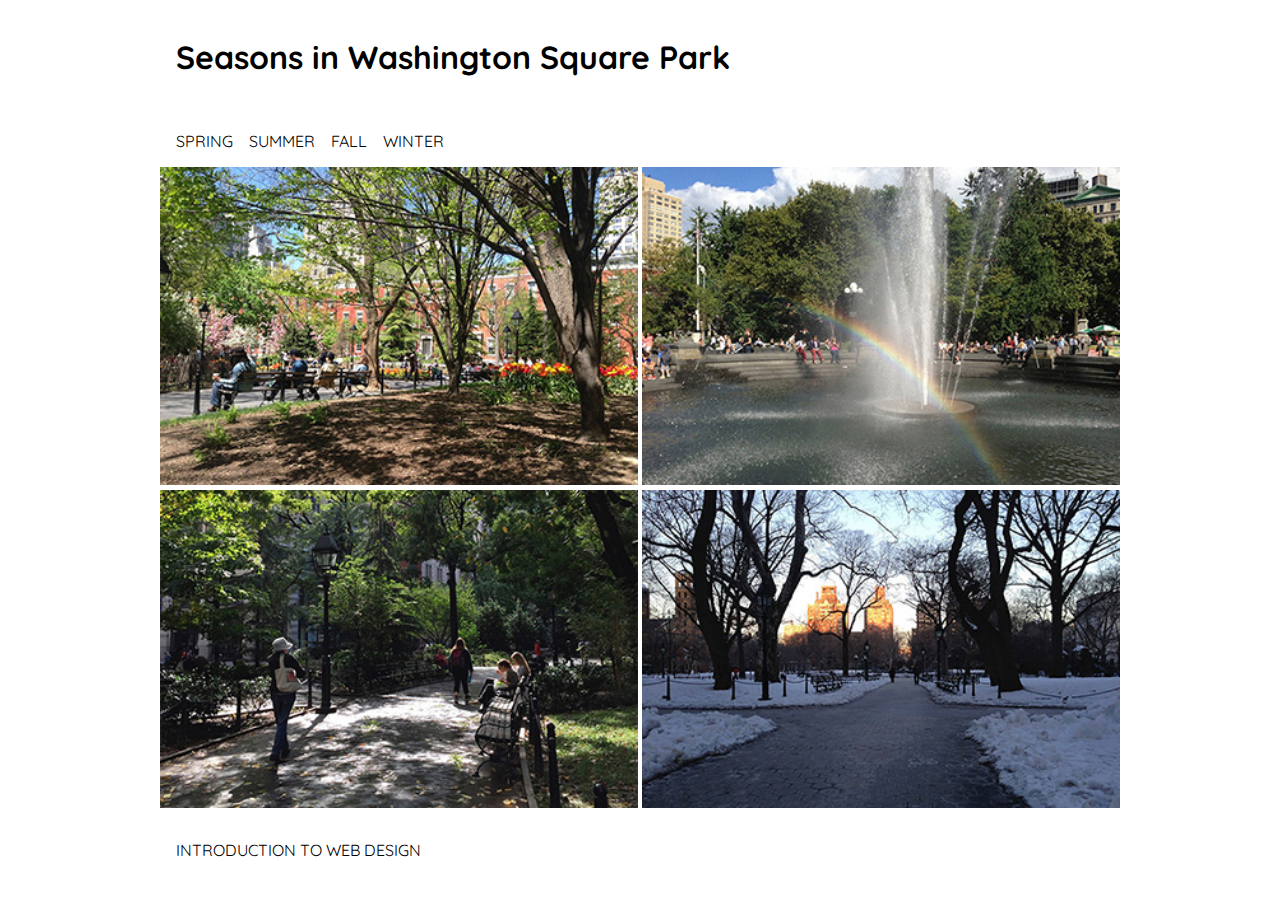
<file: index.html>
<!DOCTYPE html>

<html lang="en">
  <head>
    <meta charset="utf-8">
    <title>Seasons in Washington Square Park</title>
    <meta name="viewport" content="width=device-width, initial-scale=1.0">
    <link rel="icon" type="img/png" href="images/earth.png">
    <link rel="stylesheet" href="styles.css">
  </head>

  <body>
    <div id="container">
      <header>
        <h1><a href="index.html">Seasons in Washington Square Park</a></h1>
      </header>

      <nav>
        <a href="spring.html">Spring</a>
        <a href="summer.html">Summer</a>
        <a href="fall.html">Fall</a>
        <a href="winter.html">Winter</a>
      </nav>

      <main>
        <a href="spring.html" class="seasons">
          <img src="images/spring.jpg" srcset="images/spring-2x.jpg 2x" width="375" height="250" alt="Spring in Washington Square Park">
        </a>

        <a href="summer.html" class="seasons">
          <img src="images/summer.jpg" srcset="images/summer-2x.jpg 2x" width="375" height="250" alt="Summer in Washington Square Park">
        </a>

        <a href="fall.html" class="seasons">
          <img src="images/autumn.jpg" srcset="images/autumn-2x.jpg 2x" width="375" height="250" alt="Autumn in Washington Square Park">
        </a>

        <a href="winter.html" class="seasons">
          <img src="images/winter.jpg" srcset="images/winter-2x.jpg 2x" width="375" height="250" alt="Winter in Washington Square Park">
        </a>
      </main>

      <footer>
        <p><a href="https://www.nyu.edu/">Introduction to Web Design</a></p>
      </footer>
    </div>

    <script src="js/image-interaction.js"></script>
  </body>
</html>
</file>
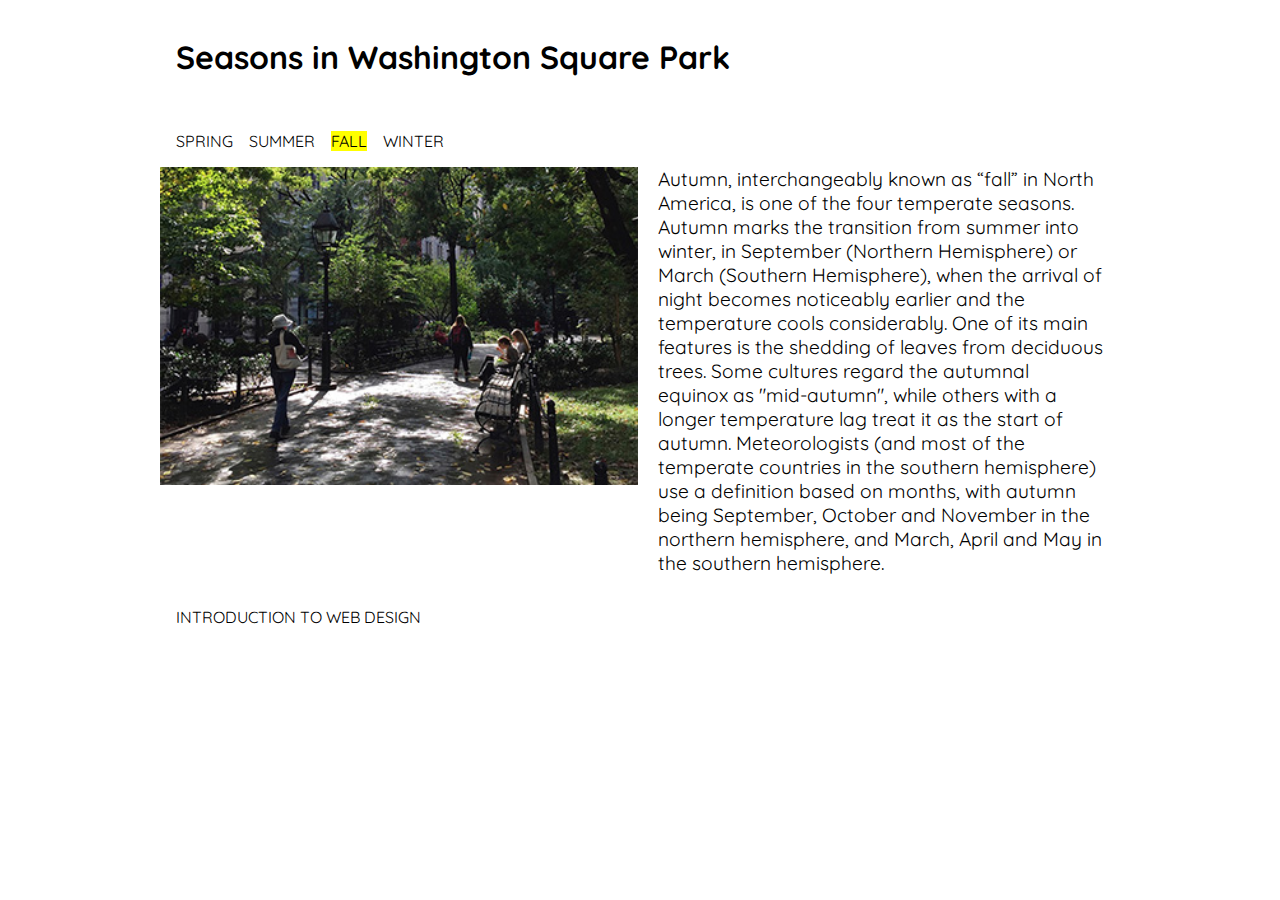
<file: fall.html>
<!DOCTYPE html>

<html lang="en">
  <head>
    <meta charset="utf-8">
    <title>Fall in Washington Square Park</title>
    <meta name="viewport" content="width=device-width, initial-scale=1.0">
    <link rel="icon" type="img/png" href="images/earth.png">
    <link rel="stylesheet" href="styles.css">
  </head>

  <body>
    <div id="container">
      <header>
        <h1><a href="index.html">Seasons in Washington Square Park</a></h1>
      </header>

      <nav>
        <a href="spring.html">Spring</a>
        <a href="summer.html">Summer</a>
        <a href="fall.html" class="selected">Fall</a>
        <a href="winter.html">Winter</a>
      </nav>

      <main>
        <img class="season" src="images/autumn.jpg" srcset="images/autumn-2x.jpg 2x" width="375" height="250" alt="Fall in Washington Square Park">

        <article>
          <p>Autumn, interchangeably known as “fall” in North America, is one of the four temperate seasons. Autumn marks the transition from summer into winter, in September (Northern Hemisphere) or March (Southern Hemisphere), when the arrival of night becomes noticeably earlier and the temperature cools considerably. One of its main features is the shedding of leaves from deciduous trees. Some cultures regard the autumnal equinox as "mid-autumn", while others with a longer temperature lag treat it as the start of autumn. Meteorologists (and most of the temperate countries in the southern hemisphere) use a definition based on months, with autumn being September, October and November in the northern hemisphere, and March, April and May in the southern hemisphere.</p>
        </article>
      </main>

      <footer>
        <p><a href="https://www.nyu.edu/">Introduction to Web Design</a></p>
      </footer>
    </div>
  </body>
</html>
</file>
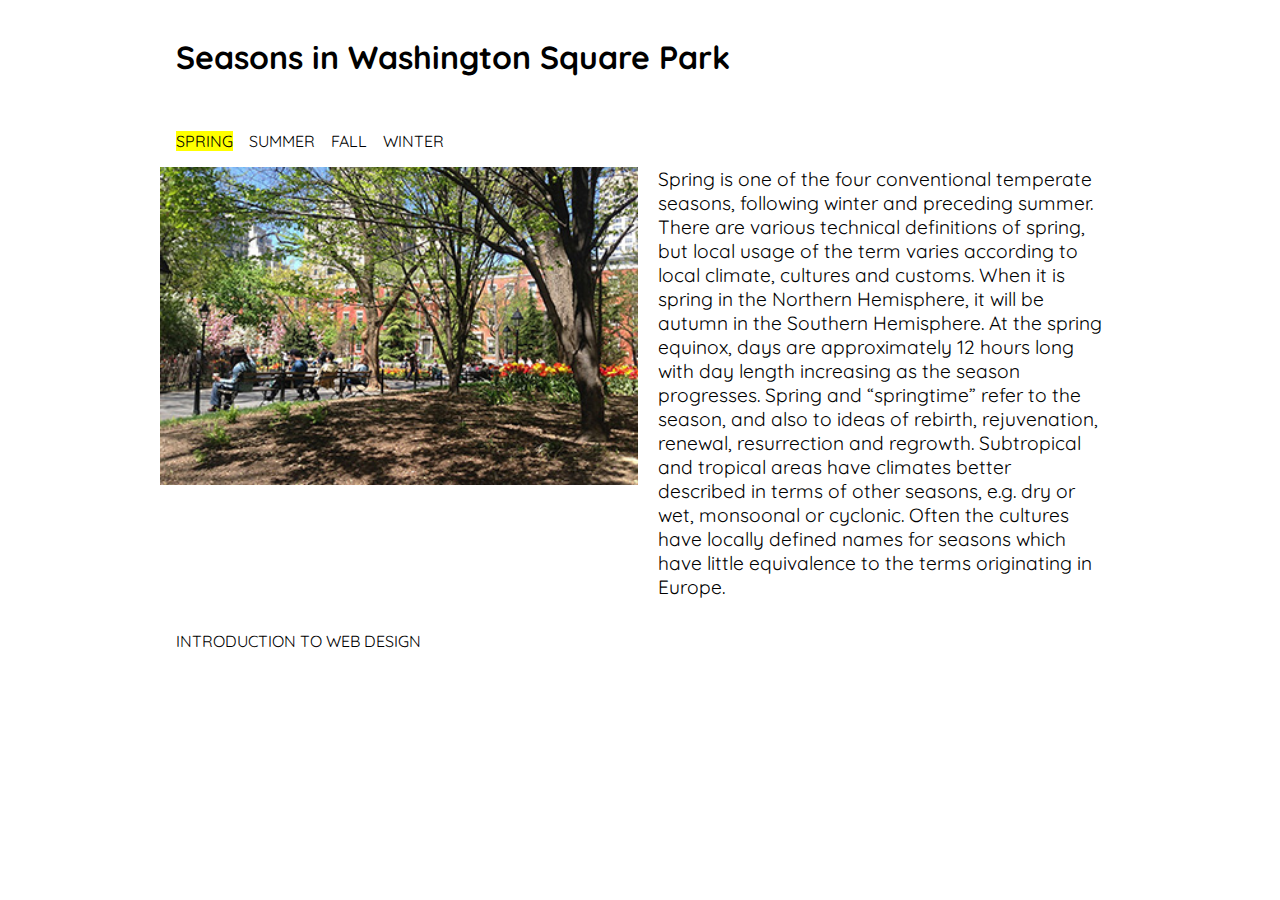
<file: spring.html>
<!DOCTYPE html>

<html lang="en">
  <head>
    <meta charset="utf-8">
    <title>Spring in Washington Square Park</title>
    <meta name="viewport" content="width=device-width, initial-scale=1.0">
    <link rel="icon" type="img/png" href="images/earth.png">
    <link rel="stylesheet" href="styles.css">
  </head>

  <body>
    <div id="container">
      <header>
        <h1><a href="index.html">Seasons in Washington Square Park</a></h1>
      </header>

      <nav>
        <a href="spring.html" class="selected">Spring</a>
        <a href="summer.html">Summer</a>
        <a href="fall.html">Fall</a>
        <a href="winter.html">Winter</a>
      </nav>

      <main>
        <img class="season" src="images/spring.jpg" srcset="images/spring-2x.jpg 2x" width="375" height="250" alt="Spring in Washington Square Park">

        <article>
          <p>Spring is one of the four conventional temperate seasons, following winter and preceding summer. There are various technical definitions of spring, but local usage of the term varies according to local climate, cultures and customs. When it is spring in the Northern Hemisphere, it will be autumn in the Southern Hemisphere. At the spring equinox, days are approximately 12 hours long with day length increasing as the season progresses. Spring and “springtime” refer to the season, and also to ideas of rebirth, rejuvenation, renewal, resurrection and regrowth. Subtropical and tropical areas have climates better described in terms of other seasons, e.g. dry or wet, monsoonal or cyclonic. Often the cultures have locally defined names for seasons which have little equivalence to the terms originating in Europe.</p>
        </article>
      </main>

      <footer>
        <p><a href="https://www.nyu.edu/">Introduction to Web Design</a></p>
      </footer>
    </div>
  </body>
</html>
</file>
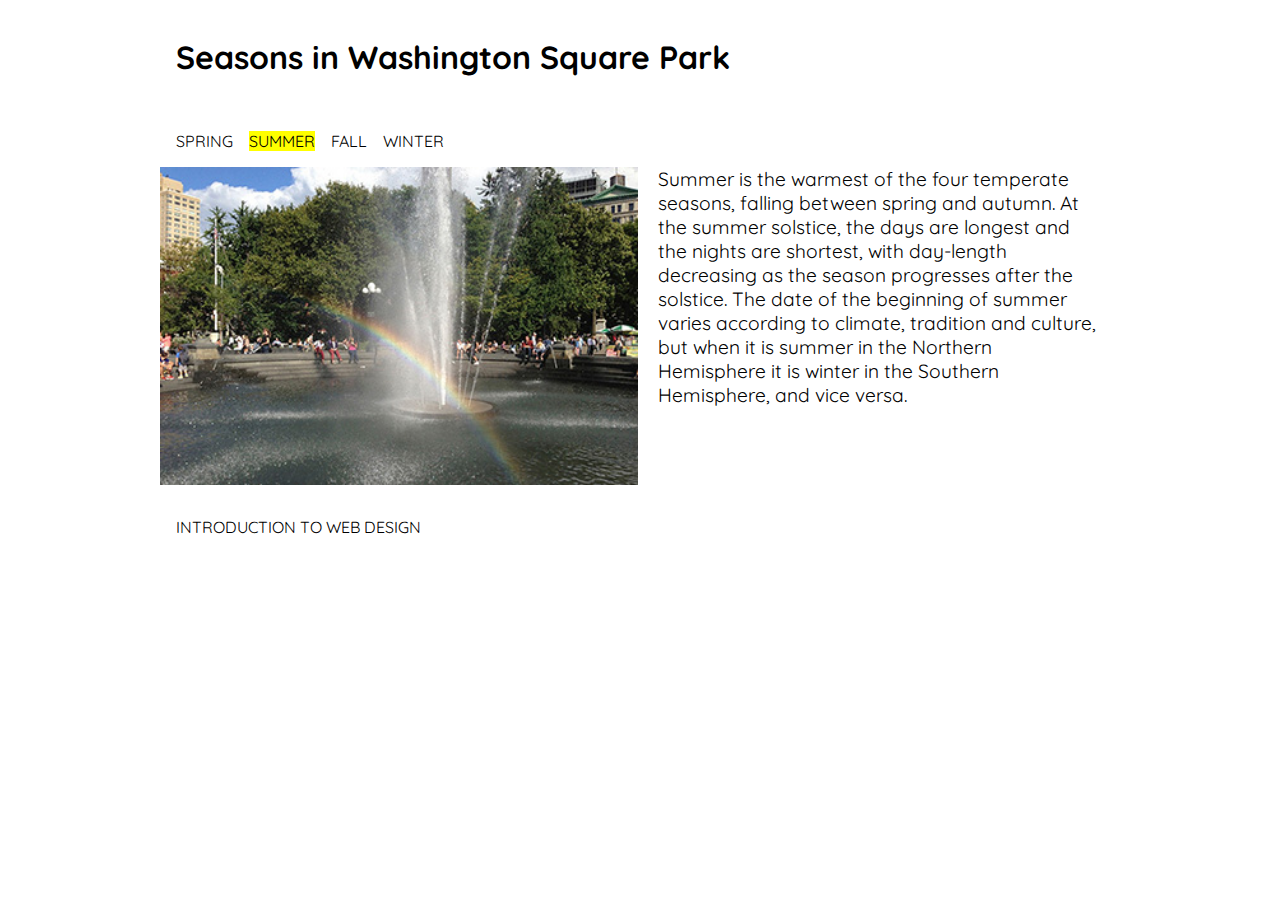
<file: summer.html>
<!DOCTYPE html>

<html lang="en">
  <head>
    <meta charset="utf-8">
    <title>Summer in Washington Square Park</title>
    <meta name="viewport" content="width=device-width, initial-scale=1.0">
    <link rel="icon" type="img/png" href="images/earth.png">
    <link rel="stylesheet" href="styles.css">
  </head>

  <body>
    <div id="container">
      <header>
        <h1><a href="index.html">Seasons in Washington Square Park</a></h1>
      </header>

      <nav>
        <a href="spring.html">Spring</a>
        <a href="summer.html" class="selected">Summer</a>
        <a href="fall.html">Fall</a>
        <a href="winter.html">Winter</a>
      </nav>

      <main>
        <img class="season" src="images/summer.jpg" srcset="images/summer-2x.jpg 2x" width="375" height="250" alt="Summer in Washington Square Park">

        <article>
          <p>Summer is the warmest of the four temperate seasons, falling between spring and autumn. At the summer solstice, the days are longest and the nights are shortest, with day-length decreasing as the season progresses after the solstice. The date of the beginning of summer varies according to climate, tradition and culture, but when it is summer in the Northern Hemisphere it is winter in the Southern Hemisphere, and vice versa.</p>
        </article>
      </main>

      <footer>
        <p><a href="https://www.nyu.edu/">Introduction to Web Design</a></p>
      </footer>
    </div>
  </body>
</html>
</file>
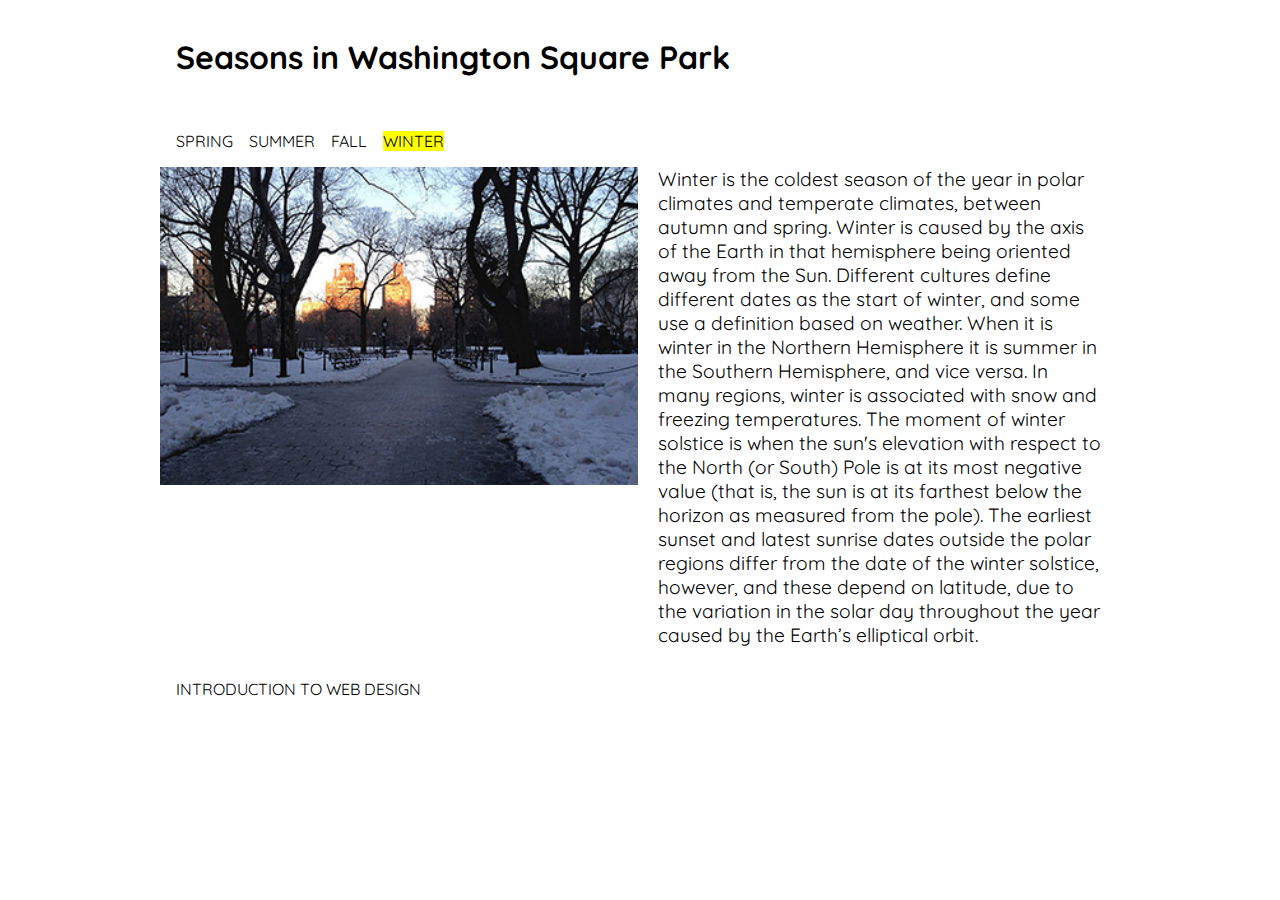
<file: winter.html>
<!DOCTYPE html>

<html lang="en">
  <head>
    <meta charset="utf-8">
    <title>Winter in Washington Square Park</title>
    <meta name="viewport" content="width=device-width, initial-scale=1.0">
    <link rel="icon" type="img/png" href="images/earth.png">
    <link rel="stylesheet" href="styles.css">
  </head>

  <body>
    <div id="container">
      <header>
        <h1><a href="index.html">Seasons in Washington Square Park</a></h1>
      </header>

      <nav>
        <a href="spring.html">Spring</a>
        <a href="summer.html">Summer</a>
        <a href="fall.html">Fall</a>
        <a href="winter.html" class="selected">Winter</a>
      </nav>

      <main>
        <img class="season" src="images/winter.jpg" srcset="images/winter-2x.jpg 2x" width="375" height="250" alt="Winter in Washington Square Park">

        <article>
          <p>Winter is the coldest season of the year in polar climates and temperate climates, between autumn and spring. Winter is caused by the axis of the Earth in that hemisphere being oriented away from the Sun. Different cultures define different dates as the start of winter, and some use a definition based on weather. When it is winter in the Northern Hemisphere it is summer in the Southern Hemisphere, and vice versa. In many regions, winter is associated with snow and freezing temperatures. The moment of winter solstice is when the sun's elevation with respect to the North (or South) Pole is at its most negative value (that is, the sun is at its farthest below the horizon as measured from the pole). The earliest sunset and latest sunrise dates outside the polar regions differ from the date of the winter solstice, however, and these depend on latitude, due to the variation in the solar day throughout the year caused by the Earth’s elliptical orbit.</p>
        </article>
      </main>

      <footer>
        <p><a href="https://www.nyu.edu/">Introduction to Web Design</a></p>
      </footer>
    </div>
  </body>
</html>
</file>
<file: styles.css>
/* Stylesheet for Seasons Website */

@import url('https://fonts.googleapis.com/css?family=Quicksand&display=swap');

body {
  margin: 0;
}

#container {
  max-width: 60em;
  margin: auto;
}

header, nav, footer {
  padding: 1em;
}

h1, p, nav {
  font-family: Quicksand, sans-serif;
}

nav {
  display: flex;
  flex-direction: column;
}

.selected {
  background-color: yellow;
}

main {
  display: grid;
  grid-template-columns: 1fr;
  gap: 0.3em;
}

img {
  display: block;
  width: 100%;
  height: auto;
  transition-property: opacity;
  transition-duration: 500ms;
}

article {
  padding: 1em;
  padding-bottom: 0;
}

article > p {
  font-size: 1.2em;
  margin-top: 0;
  margin-bottom: 0;
}

a:link, a:visited {
  color: black;
  text-decoration: none;
  text-transform: uppercase;
}

h1 > a:link, h1 > a:visited {
  text-transform: none;
}

a:hover {
  background-color: magenta;
}

a:active {
  background-color: yellow;
}

a.seasons:hover {
/*  opacity: 0.5;*/
  background-color: transparent;
}

a.seasons:active {
/*  opacity: 1;*/
  background-color: transparent;
}

/* media queries for layout */

@media (min-width: 30em) {

  nav {
    flex-direction: row;
  }

  nav > a {
    margin-right: 1em;
  }

}

@media (min-width: 45em) {

  main {
    grid-template-columns: 1fr 1fr;
  }

  article {
    padding-top: 0;
  }

}

/* media query for dark mode */

@media only screen and (prefers-color-scheme: dark) {
  body {
    background-color: black;
    color: white; /* text color */
  }

  a:link, a:visited {
    color: white;
  }

  a:hover {
    background-color: green;
  }

  a:active {
    background-color: blue;
  }

  .selected {
    background-color: blue;
  }

}
</file>
